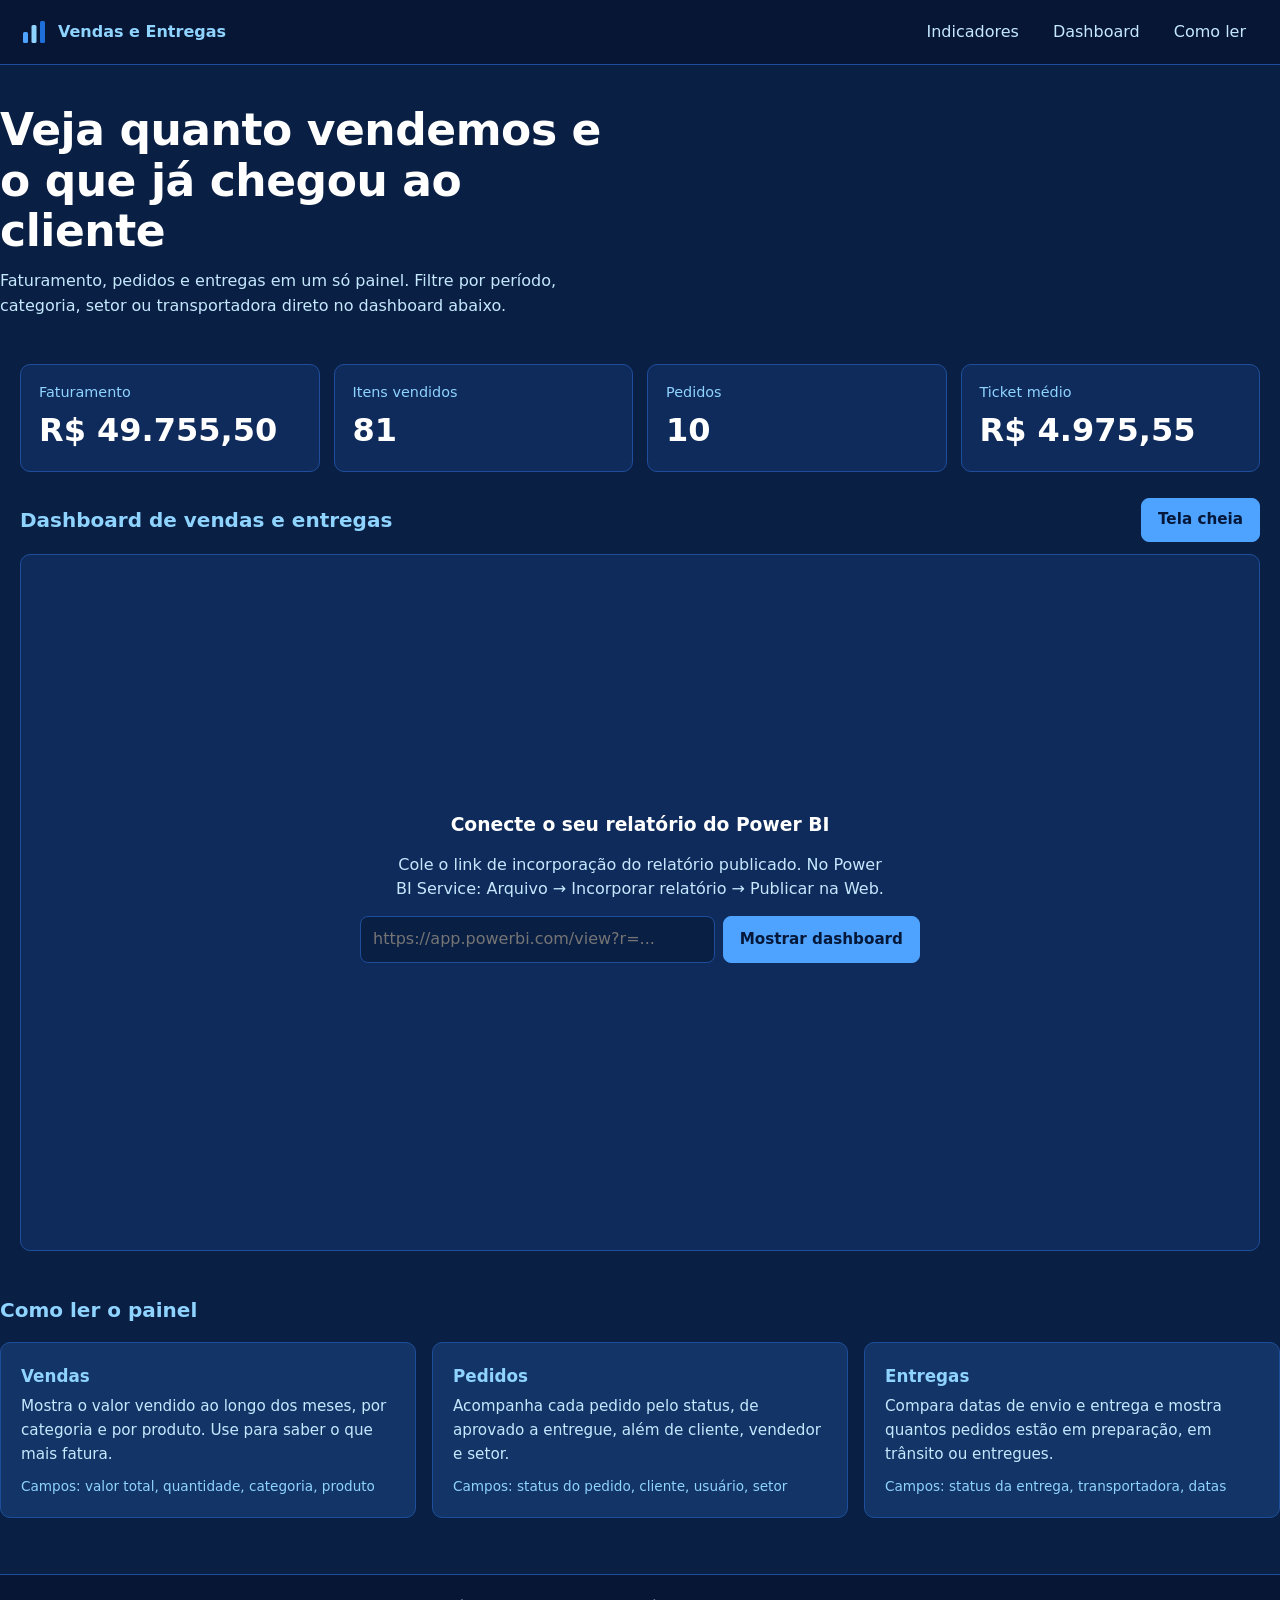
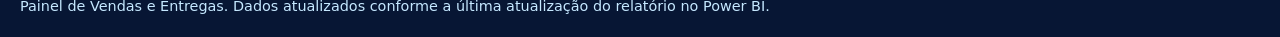
<file: index.html>
<!DOCTYPE html>
<html lang="pt-BR">

<head>
  <meta charset="UTF-8">
  <meta name="viewport" content="width=device-width, initial-scale=1">
  <title>Painel de Vendas e Entregas</title>
  <meta name="description" content="Acompanhe faturamento, pedidos e entregas em um painel interativo do Power BI.">
  <link rel="stylesheet" href="./style.css">
</head>

<body>

  <header>
    <div class="wrap barra">
      <a class="marca" href="#topo" aria-label="Painel de Vendas e Entregas">
        <svg viewBox="0 0 28 28" aria-hidden="true">
          <rect x="3" y="14" width="5" height="11" rx="1.5" fill="#4DA3FF" />
          <rect x="11.5" y="7" width="5" height="18" rx="1.5" fill="#8FD3FF" />
          <rect x="20" y="3" width="5" height="22" rx="1.5" fill="#1E6FD9" />
        </svg>
        Vendas e Entregas
      </a>
      <button class="menu-btn" id="menuBtn" aria-expanded="false" aria-controls="menu">Menu</button>
      <nav id="menu" aria-label="Principal">
        <ul>
          <li><a href="#indicadores">Indicadores</a></li>
          <li><a href="#dashboard">Dashboard</a></li>
          <li><a href="#guia">Como ler</a></li>
        </ul>
      </nav>
    </div>
  </header>

  <main id="topo">
    <section class="wrap intro">
      <h1>Veja quanto vendemos e o que já chegou ao cliente</h1>
      <p>Faturamento, pedidos e entregas em um só painel. Filtre por período, categoria, setor ou transportadora direto
        no dashboard abaixo.</p>
    </section>

    <section class="wrap" id="indicadores" aria-label="Indicadores principais">
      <div class="kpis" id="kpis"></div>
    </section>

    <section class="wrap" id="dashboard">
      <div class="painel-topo">
        <h2>Dashboard de vendas e entregas</h2>
        <div class="acoes">
          <button class="btn principal" id="btnTela" type="button">Tela cheia</button>
          <a class="btn" id="btnAba" href="#dashboard" target="_blank" rel="noopener" hidden>Abrir em nova aba</a>
        </div>
      </div>

      <div class="quadro" id="quadro">
        <div class="vazio" id="vazio">
          <h3>Conecte o seu relatório do Power BI</h3>
          <p>Cole o link de incorporação do relatório publicado. No Power BI Service: Arquivo → Incorporar relatório →
            Publicar na Web.</p>
          <form id="form">
            <label for="url" hidden>Link do relatório</label>
            <input id="url" type="url" placeholder="https://app.powerbi.com/view?r=..." required>
            <button class="btn principal" type="submit">Mostrar dashboard</button>
          </form>
          <div class="erro" id="erro" role="alert"></div>
        </div>
      </div>
      <p class="dica-giro">Dica: gire o celular para a horizontal ou use Tela cheia para ver o dashboard completo.</p>
    </section>

    <section class="wrap guia" id="guia">
      <h2>Como ler o painel</h2>
      <div class="guia-grade">
        <article>
          <h3>Vendas</h3>
          <p>Mostra o valor vendido ao longo dos meses, por categoria e por produto. Use para saber o que mais fatura.
          </p>
          <p class="campos">Campos: valor total, quantidade, categoria, produto</p>
        </article>
        <article>
          <h3>Pedidos</h3>
          <p>Acompanha cada pedido pelo status, de aprovado a entregue, além de cliente, vendedor e setor.</p>
          <p class="campos">Campos: status do pedido, cliente, usuário, setor</p>
        </article>
        <article>
          <h3>Entregas</h3>
          <p>Compara datas de envio e entrega e mostra quantos pedidos estão em preparação, em trânsito ou entregues.
          </p>
          <p class="campos">Campos: status da entrega, transportadora, datas</p>
        </article>
      </div>
    </section>
  </main>

  <footer>
    <div class="wrap">Painel de Vendas e Entregas. Dados atualizados conforme a última atualização do relatório no Power
      BI.</div>
  </footer>

  <script src="./script.js"></script>
</body>

</html>
</file>
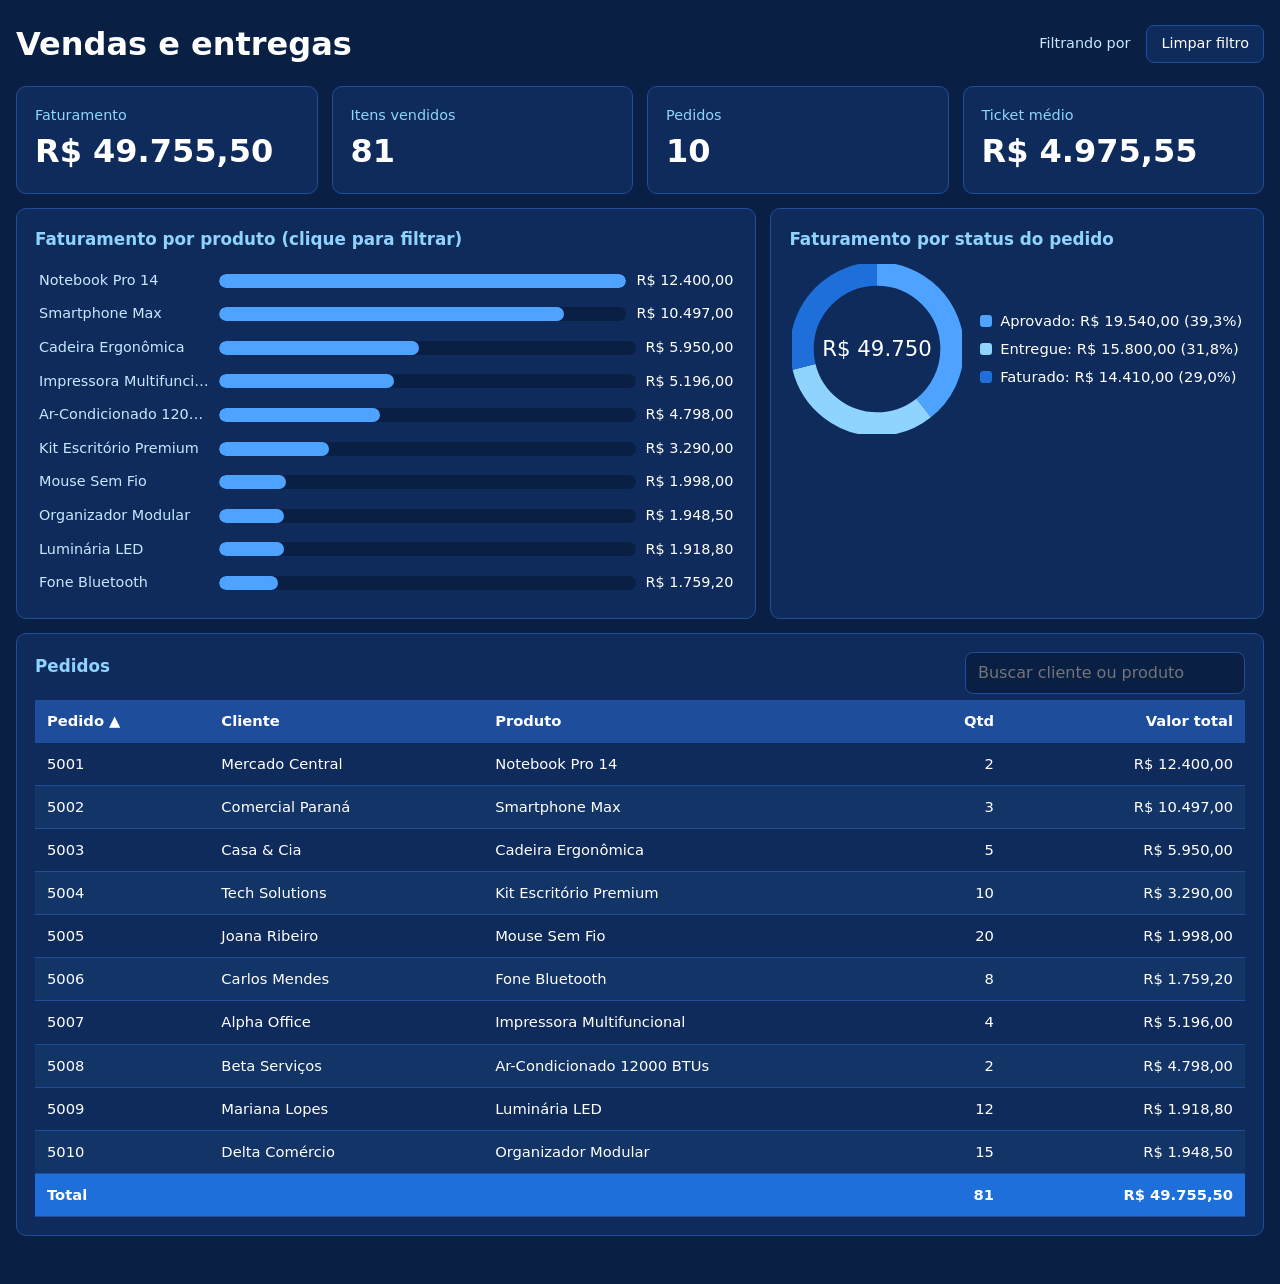
<file: dashboard-nativo.html>
<!DOCTYPE html>
<html lang="pt-BR">

<head>
  <meta charset="UTF-8">
  <meta name="viewport" content="width=device-width, initial-scale=1">
  <title>Dashboard de Vendas e Entregas</title>
  <style>
    :root {
      --fundo: #0A1F44;
      --painel: #0F2B5B;
      --painel2: #133466;
      --borda: #1E4E9B;
      --azul: #4DA3FF;
      --claro: #8FD3FF;
      --claro2: #C5E8FF;
      --branco: #fff
    }

    * {
      box-sizing: border-box;
      margin: 0;
      padding: 0
    }

    body {
      background: var(--fundo);
      color: var(--branco);
      font: 16px/1.5 "Segoe UI", system-ui, -apple-system, Roboto, Arial, sans-serif
    }

    :focus-visible {
      outline: 3px solid var(--claro);
      outline-offset: 2px
    }

    .wrap {
      max-width: 1280px;
      margin: 0 auto;
      padding: 20px 16px 48px
    }

    header {
      display: flex;
      flex-wrap: wrap;
      gap: 10px;
      justify-content: space-between;
      align-items: center;
      margin-bottom: 18px
    }

    h1 {
      font-size: clamp(1.4rem, 3.5vw, 2rem);
      font-weight: 600
    }

    h2 {
      font-size: 1.05rem;
      font-weight: 600;
      color: var(--claro);
      margin-bottom: 12px
    }

    .filtro {
      display: flex;
      gap: 8px;
      align-items: center;
      color: var(--claro2);
      font-size: .9rem
    }

    .btn {
      background: var(--painel);
      color: var(--branco);
      border: 1px solid var(--borda);
      border-radius: 8px;
      padding: 7px 14px;
      font: inherit;
      font-size: .9rem;
      cursor: pointer
    }

    .btn:hover {
      background: var(--borda)
    }

    .card {
      background: var(--painel);
      border: 1px solid var(--borda);
      border-radius: 10px;
      padding: 18px
    }

    .kpis {
      display: grid;
      grid-template-columns: repeat(4, 1fr);
      gap: 14px;
      margin-bottom: 14px
    }

    .kpi span {
      display: block;
      color: var(--claro);
      font-size: .9rem
    }

    .kpi strong {
      display: block;
      font-size: clamp(1.4rem, 3vw, 2rem);
      font-weight: 600
    }

    .grade {
      display: grid;
      grid-template-columns: 3fr 2fr;
      gap: 14px;
      margin-bottom: 14px
    }

    /* barras */
    .barra {
      display: grid;
      grid-template-columns: minmax(90px, 170px) 1fr auto;
      gap: 10px;
      align-items: center;
      width: 100%;
      background: none;
      border: 0;
      color: inherit;
      font: inherit;
      text-align: left;
      padding: 6px 4px;
      border-radius: 6px;
      cursor: pointer
    }

    .barra:hover,
    .barra.ativa {
      background: var(--painel2)
    }

    .barra .nome {
      font-size: .9rem;
      color: var(--claro2);
      overflow: hidden;
      text-overflow: ellipsis;
      white-space: nowrap
    }

    .trilho {
      height: 14px;
      background: var(--fundo);
      border-radius: 7px;
      overflow: hidden
    }

    .trilho i {
      display: block;
      height: 100%;
      background: var(--azul);
      border-radius: 7px
    }

    .barra.ativa .trilho i {
      background: var(--claro)
    }

    .barra .val {
      font-size: .9rem;
      min-width: 84px;
      text-align: right
    }

    /* rosca */
    .rosca {
      display: flex;
      flex-wrap: wrap;
      gap: 18px;
      align-items: center;
      justify-content: center
    }

    .rosca svg {
      width: 170px;
      height: 170px;
      transform: rotate(-90deg)
    }

    .rosca text {
      transform: rotate(90deg);
      transform-origin: 18px 18px;
      fill: #fff;
      font-size: 4.5px;
      text-anchor: middle
    }

    .leg {
      list-style: none;
      font-size: .92rem
    }

    .leg li {
      display: flex;
      align-items: center;
      gap: 8px;
      margin: 6px 0
    }

    .leg b {
      width: 12px;
      height: 12px;
      border-radius: 3px;
      flex: none
    }

    /* tabela */
    .topo-tab {
      display: flex;
      flex-wrap: wrap;
      gap: 10px;
      justify-content: space-between;
      align-items: center
    }

    input[type=search] {
      background: var(--fundo);
      color: var(--branco);
      border: 1px solid var(--borda);
      border-radius: 8px;
      padding: 8px 12px;
      font: inherit;
      min-width: 0;
      width: 100%;
      max-width: 280px
    }

    .rolar {
      overflow-x: auto;
      margin-top: 6px
    }

    table {
      width: 100%;
      border-collapse: collapse;
      min-width: 560px
    }

    th,
    td {
      padding: 10px 12px;
      text-align: left;
      border-bottom: 1px solid var(--borda);
      font-size: .92rem
    }

    th {
      background: var(--borda);
      position: sticky;
      top: 0;
      cursor: pointer;
      white-space: nowrap;
      font-weight: 600
    }

    tbody tr:nth-child(even) {
      background: var(--painel2)
    }

    td.n,
    th.n {
      text-align: right
    }

    tfoot td {
      background: #1E6FD9;
      font-weight: 600
    }

    @media(max-width:900px) {
      .kpis {
        grid-template-columns: repeat(2, 1fr)
      }

      .grade {
        grid-template-columns: 1fr
      }
    }

    @media(max-width:520px) {
      .wrap {
        padding: 14px 10px 40px
      }

      .barra {
        grid-template-columns: 1fr auto;
        row-gap: 2px
      }

      .barra .trilho {
        grid-column: 1/-1;
        order: 3
      }
    }
  </style>
</head>

<body>
  <div class="wrap">
    <header>
      <h1>Vendas e entregas</h1>
      <div class="filtro" id="filtro" hidden>Filtrando por <strong id="filtroNome"></strong> <button class="btn"
          id="limpar" type="button">Limpar filtro</button></div>
    </header>

    <section class="kpis" id="kpis" aria-label="Indicadores"></section>

    <section class="grade">
      <div class="card">
        <h2>Faturamento por produto (clique para filtrar)</h2>
        <div id="barras"></div>
      </div>
      <div class="card">
        <h2>Faturamento por status do pedido</h2>
        <div class="rosca" id="rosca"></div>
      </div>
    </section>

    <section class="card">
      <div class="topo-tab">
        <h2>Pedidos</h2>
        <input type="search" id="busca" placeholder="Buscar cliente ou produto" aria-label="Buscar pedidos">
      </div>
      <div class="rolar">
        <table id="tab"></table>
      </div>
    </section>
  </div>

  <script>
    /* ===== DADOS: substitua pelos seus (exportados do Power BI em CSV/JSON) ===== */
    const PEDIDOS = [
      { id: 5001, cliente: "Mercado Central", produto: "Notebook Pro 14", qtd: 2, valor: 12400 },
      { id: 5002, cliente: "Comercial Paraná", produto: "Smartphone Max", qtd: 3, valor: 10497 },
      { id: 5003, cliente: "Casa & Cia", produto: "Cadeira Ergonômica", qtd: 5, valor: 5950 },
      { id: 5004, cliente: "Tech Solutions", produto: "Kit Escritório Premium", qtd: 10, valor: 3290 },
      { id: 5005, cliente: "Joana Ribeiro", produto: "Mouse Sem Fio", qtd: 20, valor: 1998 },
      { id: 5006, cliente: "Carlos Mendes", produto: "Fone Bluetooth", qtd: 8, valor: 1759.20 },
      { id: 5007, cliente: "Alpha Office", produto: "Impressora Multifuncional", qtd: 4, valor: 5196 },
      { id: 5008, cliente: "Beta Serviços", produto: "Ar-Condicionado 12000 BTUs", qtd: 2, valor: 4798 },
      { id: 5009, cliente: "Mariana Lopes", produto: "Luminária LED", qtd: 12, valor: 1918.80 },
      { id: 5010, cliente: "Delta Comércio", produto: "Organizador Modular", qtd: 15, valor: 1948.50 }
    ];
    const STATUS = [
      { nome: "Aprovado", valor: 19540 },
      { nome: "Entregue", valor: 15800 },
      { nome: "Faturado", valor: 14410 }
    ];
    const CORES = ["#4DA3FF", "#8FD3FF", "#1E6FD9", "#5CC8FF", "#2A5BB5"];

    /* ===== Utilitários ===== */
    const brl = v => v.toLocaleString("pt-BR", { style: "currency", currency: "BRL" });
    const num = v => v.toLocaleString("pt-BR");
    const $ = id => document.getElementById(id);
    const esc = s => String(s).replace(/[&<>"]/g, c => ({ "&": "&amp;", "<": "&lt;", ">": "&gt;", "\"": "&quot;" }[c]));

    let produtoSel = null, termo = "", ordem = { col: "id", asc: true };

    const filtrados = () => PEDIDOS.filter(p =>
      (!produtoSel || p.produto === produtoSel) &&
      (!termo || (p.cliente + " " + p.produto).toLowerCase().includes(termo)));

    /* ===== Indicadores ===== */
    function kpis() {
      const base = PEDIDOS.filter(p => !produtoSel || p.produto === produtoSel);
      const fat = base.reduce((s, p) => s + p.valor, 0), qtd = base.reduce((s, p) => s + p.qtd, 0);
      const itens = [["Faturamento", brl(fat)], ["Itens vendidos", num(qtd)], ["Pedidos", num(base.length)], ["Ticket médio", brl(base.length ? fat / base.length : 0)]];
      $("kpis").innerHTML = itens.map(([r, v]) => `<div class="card kpi"><span>${r}</span><strong>${v}</strong></div>`).join("");
    }

    /* ===== Barras por produto ===== */
    function barras() {
      const mapa = {};
      PEDIDOS.forEach(p => mapa[p.produto] = (mapa[p.produto] || 0) + p.valor);
      const lista = Object.entries(mapa).sort((a, b) => b[1] - a[1]);
      const max = lista[0][1];
      $("barras").innerHTML = lista.map(([n, v]) =>
        `<button class="barra${n === produtoSel ? " ativa" : ""}" type="button" data-p="${esc(n)}" aria-pressed="${n === produtoSel}">
       <span class="nome" title="${esc(n)}">${esc(n)}</span>
       <span class="trilho"><i style="width:${(v / max * 100).toFixed(1)}%"></i></span>
       <span class="val">${brl(v)}</span></button>`).join("");
    }

    /* ===== Rosca por status ===== */
    function rosca() {
      const total = STATUS.reduce((s, x) => s + x.valor, 0);
      let acc = 0;
      const arcos = STATUS.map((s, i) => {
        const pct = s.valor / total * 100, a = `<circle cx="18" cy="18" r="15.9155" fill="none" stroke="${CORES[i]}" stroke-width="5" stroke-dasharray="${pct} ${100 - pct}" stroke-dashoffset="${-acc}"><title>${s.nome}: ${brl(s.valor)}</title></circle>`;
        acc += pct; return a;
      }).join("");
      const leg = STATUS.map((s, i) => `<li><b style="background:${CORES[i]}"></b>${s.nome}: ${brl(s.valor)} (${(s.valor / total * 100).toFixed(1).replace(".", ",")}%)</li>`).join("");
      $("rosca").innerHTML = `<svg viewBox="0 0 36 36" role="img" aria-label="Faturamento por status">${arcos}<text x="18" y="19.5">${brl(total).replace(/,\d\d$/, "")}</text></svg><ul class="leg">${leg}</ul>`;
    }

    /* ===== Tabela ===== */
    function tabela() {
      const cols = [["id", "Pedido"], ["cliente", "Cliente"], ["produto", "Produto"], ["qtd", "Qtd", "n"], ["valor", "Valor total", "n"]];
      const dados = filtrados().sort((a, b) => {
        const x = a[ordem.col], y = b[ordem.col];
        const r = typeof x === "number" ? x - y : String(x).localeCompare(String(y), "pt-BR");
        return ordem.asc ? r : -r;
      });
      const tq = dados.reduce((s, p) => s + p.qtd, 0), tv = dados.reduce((s, p) => s + p.valor, 0);
      $("tab").innerHTML =
        `<thead><tr>${cols.map(([k, t, c]) => `<th data-c="${k}" class="${c || ""}" tabindex="0">${t}${ordem.col === k ? (ordem.asc ? " ▲" : " ▼") : ""}</th>`).join("")}</tr></thead>
     <tbody>${dados.map(p => `<tr><td>${p.id}</td><td>${esc(p.cliente)}</td><td>${esc(p.produto)}</td><td class="n">${num(p.qtd)}</td><td class="n">${brl(p.valor)}</td></tr>`).join("") || `<tr><td colspan="5">Nenhum pedido encontrado.</td></tr>`}</tbody>
     <tfoot><tr><td colspan="3">Total</td><td class="n">${num(tq)}</td><td class="n">${brl(tv)}</td></tr></tfoot>`;
    }

    function tudo() {
      kpis(); barras(); tabela();
      $("filtro").hidden = !produtoSel;
      $("filtroNome").textContent = produtoSel || "";
    }

    /* ===== Eventos ===== */
    $("barras").addEventListener("click", e => {
      const b = e.target.closest(".barra"); if (!b) return;
      produtoSel = produtoSel === b.dataset.p ? null : b.dataset.p; tudo();
    });
    $("limpar").addEventListener("click", () => { produtoSel = null; tudo(); });
    $("busca").addEventListener("input", e => { termo = e.target.value.trim().toLowerCase(); tabela(); });
    function ordenar(e) {
      const th = e.target.closest("th"); if (!th) return;
      if (e.type === "keydown" && e.key !== "Enter") return;
      const c = th.dataset.c; ordem = { col: c, asc: ordem.col === c ? !ordem.asc : true }; tabela();
    }
    $("tab").addEventListener("click", ordenar);
    $("tab").addEventListener("keydown", ordenar);

    rosca(); tudo();
  </script>
</body>

</html>
</file>
<file: style.css>
:root{
  --fundo:#0A1F44; --painel:#0F2B5B; --painel-2:#133466; --borda:#1E4E9B;
  --azul:#4DA3FF; --claro:#8FD3FF; --claro-2:#C5E8FF; --branco:#fff;
  --raio:10px; --max:1280px;
}
*{box-sizing:border-box;margin:0;padding:0}
html{scroll-behavior:smooth}
body{background:var(--fundo);color:var(--branco);font:16px/1.55 "Segoe UI",system-ui,-apple-system,Roboto,Arial,sans-serif;-webkit-text-size-adjust:100%}
a{color:inherit}
:focus-visible{outline:3px solid var(--claro);outline-offset:3px}
.wrap{max-width:var(--max);margin:0 auto;padding:0 20px}

/* Cabe�alho */
header{background:#071634;border-bottom:1px solid var(--borda);position:sticky;top:0;z-index:10}
.barra{display:flex;align-items:center;justify-content:space-between;height:64px}
.marca{display:flex;align-items:center;gap:10px;font-weight:600;text-decoration:none;color:var(--claro)}
.marca svg{width:28px;height:28px}
nav ul{display:flex;gap:6px;list-style:none}
nav a{display:block;padding:8px 14px;border-radius:8px;text-decoration:none;color:var(--claro-2)}
nav a:hover{background:var(--painel)}
.menu-btn{display:none;background:none;border:1px solid var(--borda);color:var(--branco);border-radius:8px;padding:8px 12px;font:inherit;cursor:pointer}

/* Introdu��o */
.intro{padding:40px 0 20px}
h1{font-size:clamp(1.75rem,4vw,2.75rem);line-height:1.15;font-weight:600;max-width:20ch;letter-spacing:-.01em}
.intro p{color:var(--claro-2);margin-top:12px;max-width:60ch}

/* Indicadores */
.kpis{display:grid;grid-template-columns:repeat(4,1fr);gap:14px;margin:26px 0}
.kpi{background:var(--painel);border:1px solid var(--borda);border-radius:var(--raio);padding:16px 18px}
.kpi span{display:block;color:var(--claro);font-size:.9rem}
.kpi strong{display:block;font-size:clamp(1.5rem,3vw,2rem);font-weight:600;margin-top:2px}

/* Dashboard */
.painel-topo{display:flex;flex-wrap:wrap;gap:10px;align-items:center;justify-content:space-between;margin-bottom:12px}
h2{font-size:1.25rem;font-weight:600;color:var(--claro)}
.acoes{display:flex;gap:8px;flex-wrap:wrap}
.btn{background:var(--painel);color:var(--branco);border:1px solid var(--borda);border-radius:8px;padding:9px 16px;font:inherit;font-size:.95rem;cursor:pointer;text-decoration:none}
.btn:hover{background:var(--borda)}
.btn.principal{background:var(--azul);border-color:var(--azul);color:#06183a;font-weight:600}
.btn.principal:hover{background:var(--claro)}
.quadro{background:var(--painel);border:1px solid var(--borda);border-radius:var(--raio);overflow:hidden;aspect-ratio:16/9;position:relative}
.quadro:fullscreen{aspect-ratio:auto;border:0;border-radius:0}
.quadro iframe{position:absolute;inset:0;width:100%;height:100%;border:0}
.vazio{position:absolute;inset:0;display:flex;flex-direction:column;align-items:center;justify-content:center;gap:14px;padding:24px;text-align:center}
.vazio p{color:var(--claro-2);max-width:48ch}
.vazio form{display:flex;gap:8px;width:100%;max-width:560px}
.vazio input{flex:1;min-width:0;background:var(--fundo);color:var(--branco);border:1px solid var(--borda);border-radius:8px;padding:10px 12px;font:inherit}
.dica-giro{display:none;color:var(--claro);font-size:.9rem;margin-top:10px}
.erro{color:#ffb4b4;font-size:.9rem;min-height:1.3em}

/* Guia */
.guia{padding:44px 0 56px}
.guia-grade{display:grid;grid-template-columns:repeat(3,1fr);gap:16px;margin-top:16px}
.guia article{background:var(--painel-2);border:1px solid var(--borda);border-radius:var(--raio);padding:20px}
.guia h3{font-size:1.05rem;color:var(--claro);margin-bottom:6px}
.guia p{color:var(--claro-2);font-size:.95rem}
.guia .campos{margin-top:10px;font-size:.85rem;color:var(--claro)}

footer{border-top:1px solid var(--borda);background:#071634;color:var(--claro-2);padding:20px 0;font-size:.9rem}

/* Tablet */
@media (max-width:900px){
  .kpis{grid-template-columns:repeat(2,1fr)}
  .guia-grade{grid-template-columns:1fr}
}
/* Celular */
@media (max-width:700px){
  .wrap{padding:0 14px}
  .menu-btn{display:block}
  nav{display:none;position:absolute;top:64px;left:0;right:0;background:#071634;border-bottom:1px solid var(--borda);padding:8px 14px}
  nav.aberto{display:block}
  nav ul{flex-direction:column}
  .quadro{aspect-ratio:4/3}
  .dica-giro{display:block}
  .vazio form{flex-direction:column}
  .acoes{width:100%}
  .acoes .btn{flex:1;text-align:center}
}
@media (prefers-reduced-motion:reduce){html{scroll-behavior:auto}}
</file>
